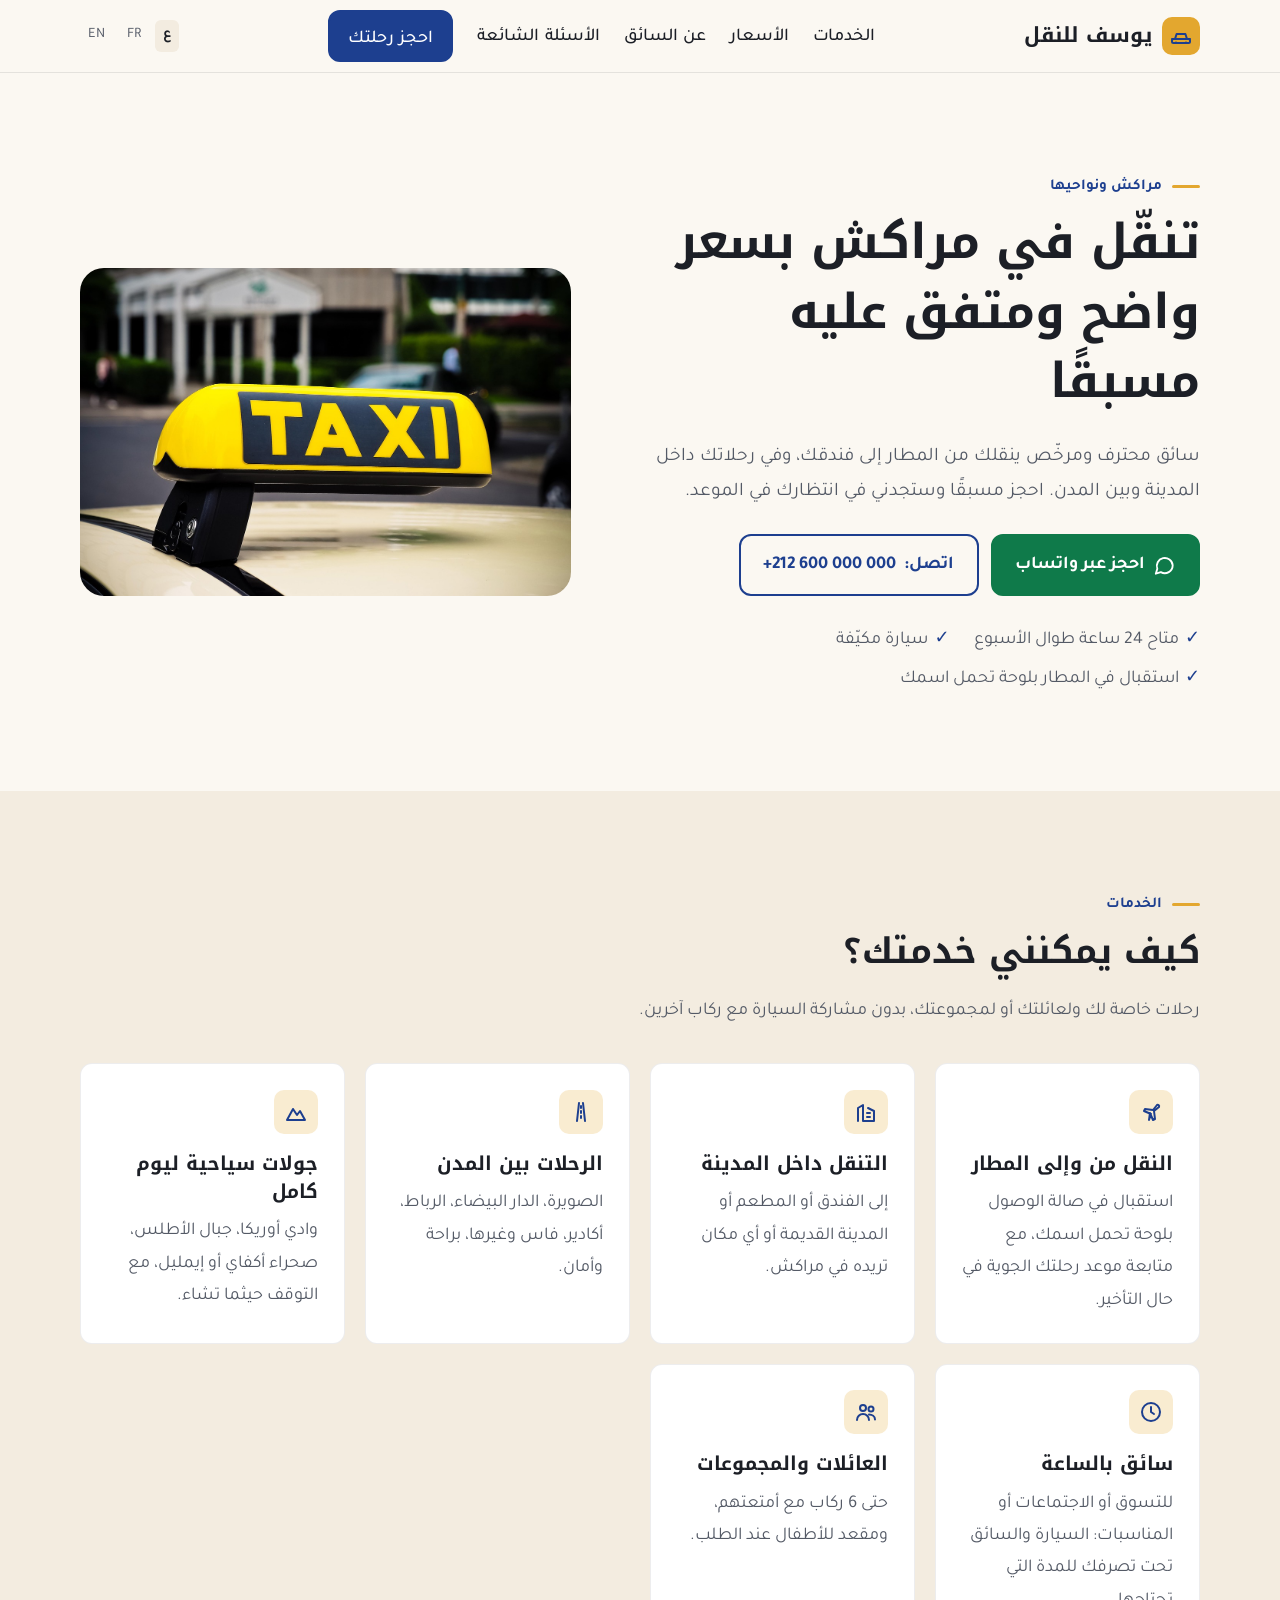
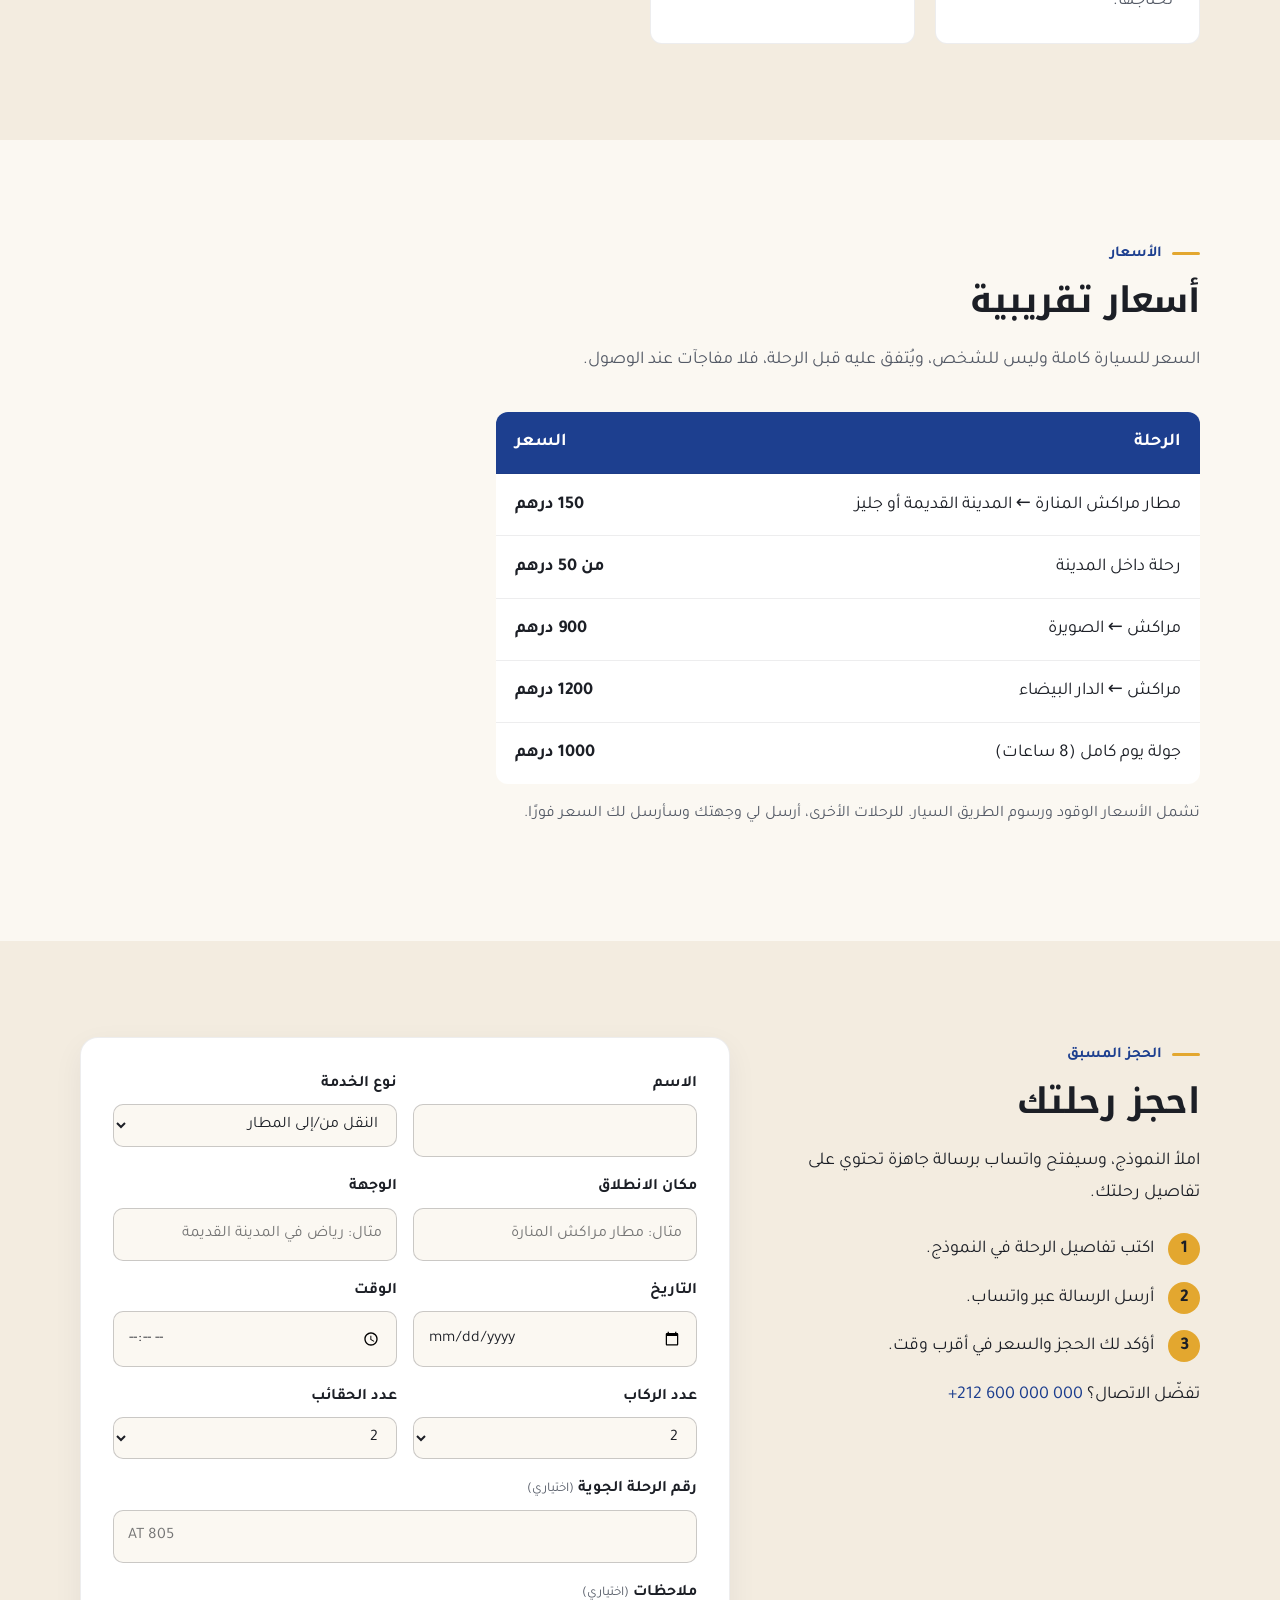
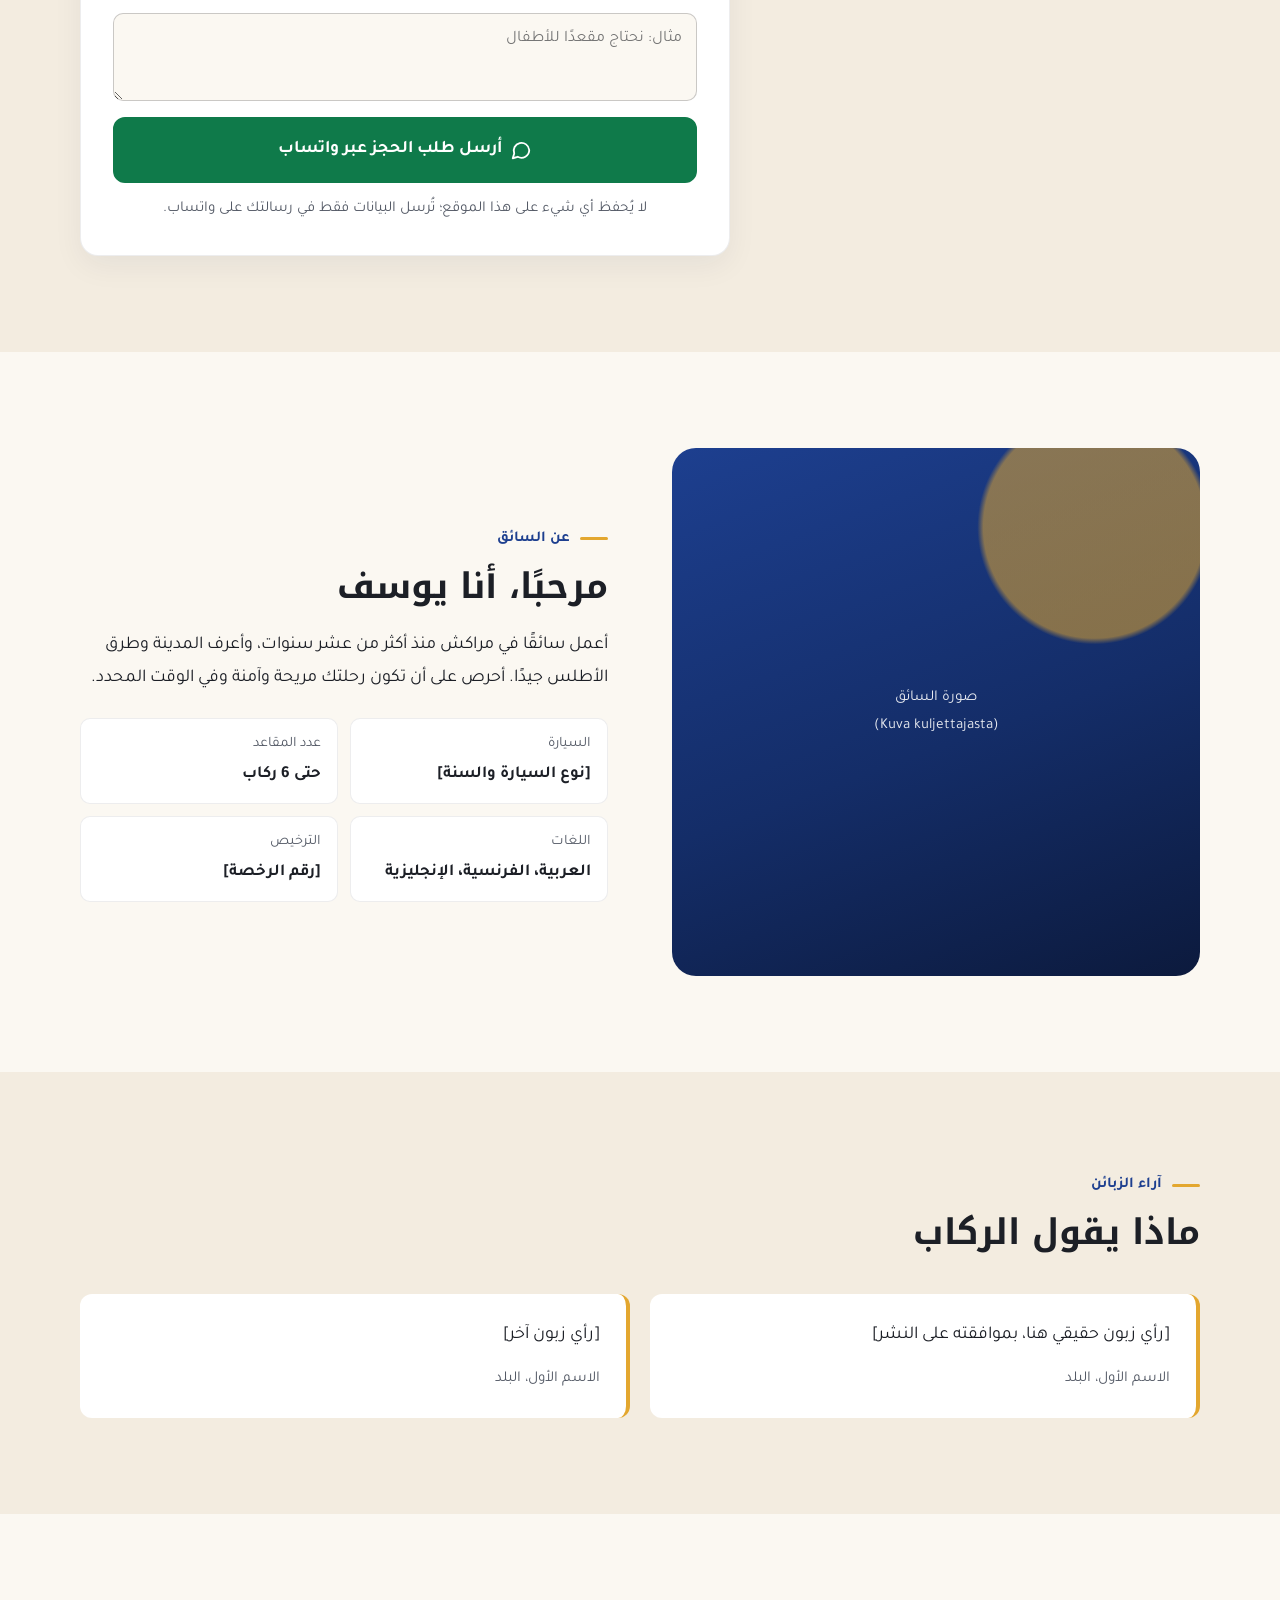
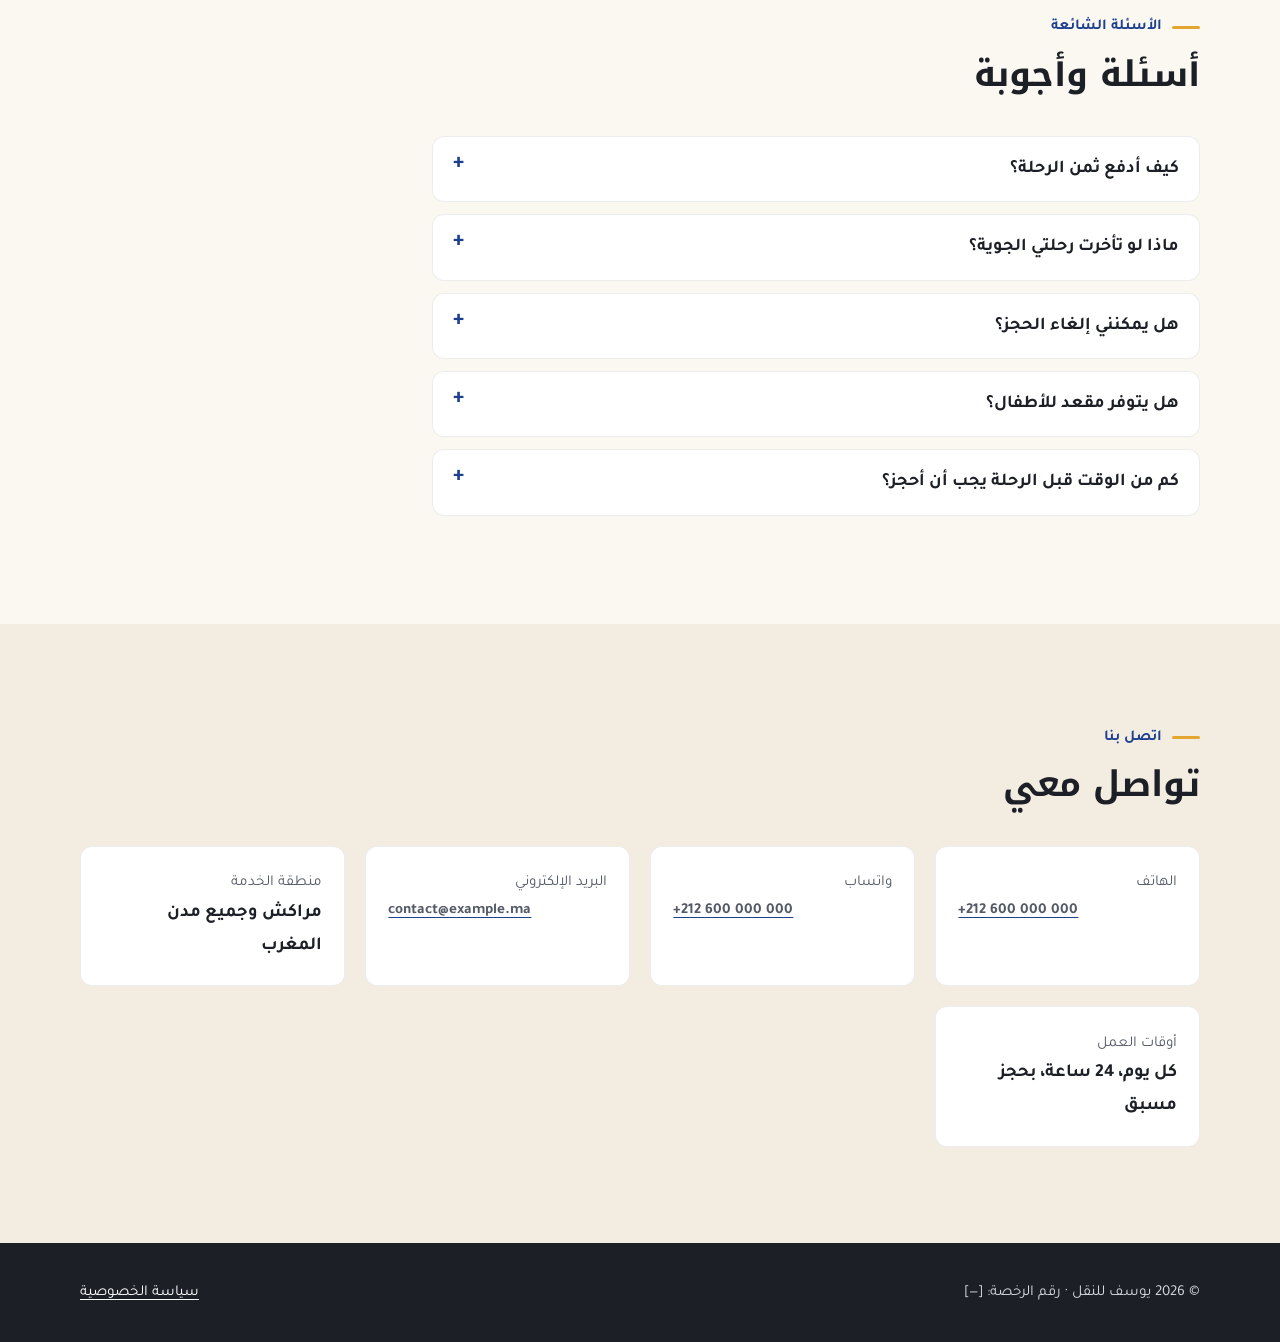
<file: index.html>
<!DOCTYPE html>
<html lang="ar" dir="rtl">
<head>
  <meta charset="utf-8">
  <meta name="viewport" content="width=device-width, initial-scale=1">

  <!-- MUOKKAA: otsikko (max ~60 merkkiä) ja kuvaus (max ~155 merkkiä) näkyvät Googlessa. Mainitse kaupunki. -->
  <title>يوسف للنقل | سائق خاص وتاكسي في مراكش – احجز مسبقًا</title>
  <meta name="description" content="سائق خاص في مراكش: نقل من وإلى المطار، رحلات بين المدن وجولات سياحية. سعر واضح متفق عليه مسبقًا. احجز رحلتك عبر واتساب.">

  <!-- Kieliversiot: poista rivit, joita ei ole tehty -->
  <link rel="alternate" hreflang="ar" href="https://www.example.ma/">
  <link rel="alternate" hreflang="fr" href="https://www.example.ma/fr/">
  <link rel="alternate" hreflang="en" href="https://www.example.ma/en/">

  <meta property="og:title" content="يوسف للنقل – سائق خاص في مراكش">
  <meta property="og:description" content="نقل من وإلى المطار، رحلات بين المدن وجولات سياحية. احجز عبر واتساب.">
  <meta property="og:type" content="website">
  <meta property="og:locale" content="ar_MA">

  <link rel="icon" href="data:image/svg+xml,<svg xmlns='http://www.w3.org/2000/svg' viewBox='0 0 100 100'><rect width='100' height='100' rx='22' fill='%23e3a72f'/><path d='M22 62h56M30 62l6-18h28l6 18M34 70a5 5 0 1 0 0.1 0M66 70a5 5 0 1 0 0.1 0' stroke='%231d3f8f' stroke-width='7' fill='none' stroke-linecap='round' stroke-linejoin='round'/></svg>">
  <link rel="preload" href="fontit/tajawal-arabic-400-normal.woff2" as="font" type="font/woff2" crossorigin>
  <link rel="stylesheet" href="styles.css">

  <!-- Yritystiedot hakukoneille. Pidä samoina kuin sivun tiedot. -->
  <script type="application/ld+json">
  {
    "@context": "https://schema.org",
    "@type": "TaxiService",
    "name": "يوسف للنقل",
    "description": "سائق خاص وتاكسي في مراكش: نقل المطار، رحلات بين المدن وجولات سياحية.",
    "areaServed": ["مراكش", "Marrakech", "Maroc"],
    "provider": {
      "@type": "LocalBusiness",
      "name": "يوسف للنقل",
      "telephone": "+212600000000",
      "email": "contact@example.ma",
      "url": "https://www.example.ma",
      "address": { "@type": "PostalAddress", "addressLocality": "مراكش", "addressCountry": "MA" },
      "openingHours": "Mo-Su 00:00-23:59"
    }
  }
  </script>
</head>
<body>
  <a class="ohita" href="#paasisalto">انتقل إلى المحتوى</a>

  <!-- =================== YLÄTUNNISTE =================== -->
  <header class="ylatunniste">
    <div class="sisalto">
      <a class="logo" href="#">
        <span class="logo__merkki" aria-hidden="true">
          <svg viewBox="0 0 24 24" fill="none" stroke="#1d3f8f" stroke-width="2" stroke-linecap="round" stroke-linejoin="round"><path d="M3 15h18M6 15l1.6-5h8.8l1.6 5M7 18.5h.01M17 18.5h.01"/><rect x="3" y="15" width="18" height="4" rx="1.5"/></svg>
        </span>
        يوسف للنقل
      </a>

      <nav class="valikko" aria-label="القائمة الرئيسية">
        <ul>
          <li><a href="#khadamat">الخدمات</a></li>
          <li><a href="#asaar">الأسعار</a></li>
          <li><a href="#assaiq">عن السائق</a></li>
          <li><a href="#asila">الأسئلة الشائعة</a></li>
          <li><a class="nappi" href="#hajz">احجز رحلتك</a></li>
        </ul>
      </nav>

      <!-- Kielivalinta: linkitä ranskan- ja englanninkielisiin versioihin (kansiot fr/ ja en/) -->
      <div class="kielet" aria-label="اللغة">
        <a href="#" aria-current="true" lang="ar">ع</a>
        <a href="fr/" lang="fr">FR</a>
        <a href="en/" lang="en">EN</a>
      </div>

      <details class="mobiilivalikko">
        <summary aria-label="فتح القائمة">القائمة</summary>
        <ul>
          <li><a href="#khadamat">الخدمات</a></li>
          <li><a href="#asaar">الأسعار</a></li>
          <li><a href="#hajz">احجز رحلتك</a></li>
          <li><a href="#assaiq">عن السائق</a></li>
          <li><a href="#asila">الأسئلة الشائعة</a></li>
          <li><a href="#ittisal">اتصل بنا</a></li>
        </ul>
      </details>
    </div>
  </header>

  <main id="paasisalto">

    <!-- =================== HERO =================== -->
    <section class="hero">
      <div class="sisalto">
        <div class="hero__teksti">
          <span class="ylaotsikko">مراكش ونواحيها</span>
          <h1>تنقّل في مراكش بسعر واضح ومتفق عليه مسبقًا</h1>
          <p>سائق محترف ومرخّص ينقلك من المطار إلى فندقك، وفي رحلاتك داخل المدينة وبين المدن. احجز مسبقًا وستجدني في انتظارك في الموعد.</p>
          <div class="hero__napit">
            <a class="nappi nappi--whatsapp" href="#hajz">
              <svg viewBox="0 0 24 24" fill="none" stroke="currentColor" stroke-width="2" stroke-linecap="round" stroke-linejoin="round" aria-hidden="true"><path d="M21 12a8.5 8.5 0 0 1-12.6 7.4L3 21l1.6-5.2A8.5 8.5 0 1 1 21 12z"/></svg>
              احجز عبر واتساب
            </a>
            <a class="nappi nappi--toissijainen" href="tel:+212600000000">
              اتصل: <span class="ltr">+212 600 000 000</span>
            </a>
          </div>
          <ul class="hero__tiedot">
            <li>متاح 24 ساعة طوال الأسبوع</li>
            <li>سيارة مكيّفة</li>
            <li>استقبال في المطار بلوحة تحمل اسمك</li>
          </ul>
        </div>
        <div class="hero__kuva">
          <!-- Vaihda: <img src="kuvat/auto.jpg" alt="سيارة يوسف للنقل أمام فندق في مراكش" width="800" height="880"> -->
          <img src="kuvat/taxi.jpg" alt="شارة تاكسي على سقف سيارة" width="1280" height="853">
      </div>
    </section>

    <!-- =================== PALVELUT =================== -->
    <section class="osio osio--vaalea" id="khadamat" aria-labelledby="khadamat-t">
      <div class="sisalto">
        <div class="osio__otsikko">
          <span class="ylaotsikko">الخدمات</span>
          <h2 id="khadamat-t">كيف يمكنني خدمتك؟</h2>
          <p>رحلات خاصة لك ولعائلتك أو لمجموعتك، بدون مشاركة السيارة مع ركاب آخرين.</p>
        </div>
        <div class="kortit">
          <article class="kortti">
            <div class="kortti__ikoni" aria-hidden="true"><svg viewBox="0 0 24 24" fill="none" stroke-width="2" stroke-linecap="round" stroke-linejoin="round"><path d="M10 20l2-6-7-3 1-2 8 1 4-5a1.5 1.5 0 0 1 2 2l-5 4 1 8-2 1-3-7z"/></svg></div>
            <h3>النقل من وإلى المطار</h3>
            <p>استقبال في صالة الوصول بلوحة تحمل اسمك، مع متابعة موعد رحلتك الجوية في حال التأخير.</p>
          </article>
          <article class="kortti">
            <div class="kortti__ikoni" aria-hidden="true"><svg viewBox="0 0 24 24" fill="none" stroke-width="2" stroke-linecap="round" stroke-linejoin="round"><path d="M4 21V8l5-3v16M9 21h11V11l-6-3M13 13h3M13 17h3"/></svg></div>
            <h3>التنقل داخل المدينة</h3>
            <p>إلى الفندق أو المطعم أو المدينة القديمة أو أي مكان تريده في مراكش.</p>
          </article>
          <article class="kortti">
            <div class="kortti__ikoni" aria-hidden="true"><svg viewBox="0 0 24 24" fill="none" stroke-width="2" stroke-linecap="round" stroke-linejoin="round"><path d="M8 21l2-18M16 21l-2-18M12 6v2M12 11v2M12 16v2"/></svg></div>
            <h3>الرحلات بين المدن</h3>
            <p>الصويرة، الدار البيضاء، الرباط، أكادير، فاس وغيرها، براحة وأمان.</p>
          </article>
          <article class="kortti">
            <div class="kortti__ikoni" aria-hidden="true"><svg viewBox="0 0 24 24" fill="none" stroke-width="2" stroke-linecap="round" stroke-linejoin="round"><path d="M3 20l6-11 4 6 3-4 5 9H3z"/></svg></div>
            <h3>جولات سياحية ليوم كامل</h3>
            <p>وادي أوريكا، جبال الأطلس، صحراء أكفاي أو إيمليل، مع التوقف حيثما تشاء.</p>
          </article>
          <article class="kortti">
            <div class="kortti__ikoni" aria-hidden="true"><svg viewBox="0 0 24 24" fill="none" stroke-width="2" stroke-linecap="round" stroke-linejoin="round"><circle cx="12" cy="12" r="9"/><path d="M12 7v5l3 2"/></svg></div>
            <h3>سائق بالساعة</h3>
            <p>للتسوق أو الاجتماعات أو المناسبات: السيارة والسائق تحت تصرفك للمدة التي تحتاجها.</p>
          </article>
          <article class="kortti">
            <div class="kortti__ikoni" aria-hidden="true"><svg viewBox="0 0 24 24" fill="none" stroke-width="2" stroke-linecap="round" stroke-linejoin="round"><circle cx="9" cy="8" r="3"/><circle cx="17" cy="9" r="2.5"/><path d="M3 20c0-3.3 2.7-6 6-6s6 2.7 6 6M15 14.5c3 0 6 1.8 6 5"/></svg></div>
            <h3>العائلات والمجموعات</h3>
            <p>حتى 6 ركاب مع أمتعتهم، ومقعد للأطفال عند الطلب.</p>
          </article>
        </div>
      </div>
    </section>

    <!-- =================== HINNASTO =================== -->
    <!-- MUOKKAA: hinnat ovat esimerkkejä. Kysy kuljettajalta todelliset hinnat. -->
    <section class="osio" id="asaar" aria-labelledby="asaar-t">
      <div class="sisalto">
        <div class="osio__otsikko">
          <span class="ylaotsikko">الأسعار</span>
          <h2 id="asaar-t">أسعار تقريبية</h2>
          <p>السعر للسيارة كاملة وليس للشخص، ويُتفق عليه قبل الرحلة، فلا مفاجآت عند الوصول.</p>
        </div>
        <table class="hinnasto">
          <thead>
            <tr><th scope="col">الرحلة</th><th scope="col">السعر</th></tr>
          </thead>
          <tbody>
            <tr><td>مطار مراكش المنارة ← المدينة القديمة أو جليز</td><td><span class="ltr">150</span> درهم</td></tr>
            <tr><td>رحلة داخل المدينة</td><td>من <span class="ltr">50</span> درهم</td></tr>
            <tr><td>مراكش ← الصويرة</td><td><span class="ltr">900</span> درهم</td></tr>
            <tr><td>مراكش ← الدار البيضاء</td><td><span class="ltr">1200</span> درهم</td></tr>
            <tr><td>جولة يوم كامل (8 ساعات)</td><td><span class="ltr">1000</span> درهم</td></tr>
          </tbody>
        </table>
        <p class="huomautus">تشمل الأسعار الوقود ورسوم الطريق السيار. للرحلات الأخرى، أرسل لي وجهتك وسأرسل لك السعر فورًا.</p>
      </div>
    </section>

    <!-- =================== VARAUS =================== -->
    <section class="osio osio--vaalea" id="hajz" aria-labelledby="hajz-t">
      <div class="sisalto varaus">
        <div>
          <span class="ylaotsikko">الحجز المسبق</span>
          <h2 id="hajz-t">احجز رحلتك</h2>
          <p>املأ النموذج، وسيفتح واتساب برسالة جاهزة تحتوي على تفاصيل رحلتك.</p>
          <ol class="varaus__vaiheet">
            <li>اكتب تفاصيل الرحلة في النموذج.</li>
            <li>أرسل الرسالة عبر واتساب.</li>
            <li>أؤكد لك الحجز والسعر في أقرب وقت.</li>
          </ol>
          <p>تفضّل الاتصال؟ <a href="tel:+212600000000"><span class="ltr">+212 600 000 000</span></a></p>
        </div>

        <!-- Lomake ei lähetä tietoja palvelimelle: se kokoaa WhatsApp-viestin ja avaa sen.
             Vaihda WhatsApp-numero alla olevaan data-whatsapp-attribuuttiin (maatunnus ilman + -merkkiä). -->
        <form class="lomake" id="varauslomake" data-whatsapp="212600000000" novalidate>
          <div class="lomake__rivi">
            <div class="kentta">
              <label for="nimi">الاسم</label>
              <input id="nimi" name="nimi" type="text" autocomplete="name" required>
            </div>
            <div class="kentta">
              <label for="palvelu">نوع الخدمة</label>
              <select id="palvelu" name="palvelu" required>
                <option value="النقل من/إلى المطار">النقل من/إلى المطار</option>
                <option value="رحلة داخل المدينة">رحلة داخل المدينة</option>
                <option value="رحلة بين المدن">رحلة بين المدن</option>
                <option value="جولة سياحية">جولة سياحية</option>
                <option value="سائق بالساعة">سائق بالساعة</option>
              </select>
            </div>
          </div>

          <div class="lomake__rivi">
            <div class="kentta">
              <label for="mista">مكان الانطلاق</label>
              <input id="mista" name="mista" type="text" placeholder="مثال: مطار مراكش المنارة" required>
            </div>
            <div class="kentta">
              <label for="minne">الوجهة</label>
              <input id="minne" name="minne" type="text" placeholder="مثال: رياض في المدينة القديمة" required>
            </div>
          </div>

          <div class="lomake__rivi">
            <div class="kentta">
              <label for="pvm">التاريخ</label>
              <input id="pvm" name="pvm" type="date" required>
            </div>
            <div class="kentta">
              <label for="aika">الوقت</label>
              <input id="aika" name="aika" type="time" required>
            </div>
          </div>

          <div class="lomake__rivi">
            <div class="kentta">
              <label for="matkustajat">عدد الركاب</label>
              <select id="matkustajat" name="matkustajat">
                <option>1</option><option selected>2</option><option>3</option><option>4</option><option>5</option><option>6</option>
              </select>
            </div>
            <div class="kentta">
              <label for="laukut">عدد الحقائب</label>
              <select id="laukut" name="laukut">
                <option>0</option><option>1</option><option selected>2</option><option>3</option><option>4</option><option>5</option><option>6+</option>
              </select>
            </div>
          </div>

          <div class="kentta">
            <label for="lento">رقم الرحلة الجوية <small>(اختياري)</small></label>
            <input id="lento" name="lento" type="text" dir="ltr" placeholder="AT 805">
          </div>

          <div class="kentta">
            <label for="lisatiedot">ملاحظات <small>(اختياري)</small></label>
            <textarea id="lisatiedot" name="lisatiedot" placeholder="مثال: نحتاج مقعدًا للأطفال"></textarea>
          </div>

          <p class="virhe" id="lomakevirhe" role="alert"></p>

          <button class="nappi nappi--whatsapp" type="submit">
            <svg viewBox="0 0 24 24" fill="none" stroke="currentColor" stroke-width="2" stroke-linecap="round" stroke-linejoin="round" aria-hidden="true"><path d="M21 12a8.5 8.5 0 0 1-12.6 7.4L3 21l1.6-5.2A8.5 8.5 0 1 1 21 12z"/></svg>
            أرسل طلب الحجز عبر واتساب
          </button>
          <p class="lomake__huom">لا يُحفظ أي شيء على هذا الموقع؛ تُرسل البيانات فقط في رسالتك على واتساب.</p>

          <div class="lomake__valmis" id="lomakevalmis" aria-live="polite">
            <p><strong>رسالتك جاهزة!</strong> إذا لم يُفتح واتساب تلقائيًا، اضغط هنا:</p>
            <a class="nappi nappi--whatsapp" id="whatsapplinkki" href="#" target="_blank" rel="noopener">افتح واتساب</a>
          </div>
        </form>
      </div>
    </section>

    <!-- =================== KULJETTAJA JA AUTO =================== -->
    <section class="osio" id="assaiq" aria-labelledby="assaiq-t">
      <div class="sisalto kaksi">
        <div>
          <!-- Vaihda: <img src="kuvat/kuljettaja.jpg" alt="السائق يوسف بجانب سيارته" width="700" height="700"> -->
          <div class="kuvapaikka" role="img" aria-label="مكان الصورة">صورة السائق<br>(Kuva kuljettajasta)</div>
        </div>
        <div>
          <span class="ylaotsikko">عن السائق</span>
          <h2 id="assaiq-t">مرحبًا، أنا يوسف</h2>
          <!-- MUOKKAA: kuljettajan oma tarina. Älä keksi vuosia tai lukuja. -->
          <p>أعمل سائقًا في مراكش منذ أكثر من عشر سنوات، وأعرف المدينة وطرق الأطلس جيدًا. أحرص على أن تكون رحلتك مريحة وآمنة وفي الوقت المحدد.</p>
          <ul class="faktat">
            <li><span>السيارة</span><strong>[نوع السيارة والسنة]</strong></li>
            <li><span>عدد المقاعد</span><strong>حتى 6 ركاب</strong></li>
            <li><span>اللغات</span><strong>العربية، الفرنسية، الإنجليزية</strong></li>
            <li><span>الترخيص</span><strong>[رقم الرخصة]</strong></li>
          </ul>
        </div>
      </div>
    </section>

    <!-- =================== PALAUTTEET (vain todellisia, luvan kanssa) =================== -->
    <section class="osio osio--vaalea" aria-labelledby="araa-t">
      <div class="sisalto">
        <div class="osio__otsikko">
          <span class="ylaotsikko">آراء الزبائن</span>
          <h2 id="araa-t">ماذا يقول الركاب</h2>
        </div>
        <div class="palautteet">
          <figure class="palaute">
            <blockquote>[رأي زبون حقيقي هنا، بموافقته على النشر]</blockquote>
            <figcaption>الاسم الأول، البلد</figcaption>
          </figure>
          <figure class="palaute">
            <blockquote>[رأي زبون آخر]</blockquote>
            <figcaption>الاسم الأول، البلد</figcaption>
          </figure>
        </div>
      </div>
    </section>

    <!-- =================== UKK =================== -->
    <section class="osio" id="asila" aria-labelledby="asila-t">
      <div class="sisalto">
        <div class="osio__otsikko">
          <span class="ylaotsikko">الأسئلة الشائعة</span>
          <h2 id="asila-t">أسئلة وأجوبة</h2>
        </div>
        <!-- MUOKKAA: tarkista maksutavat ja peruutusehdot kuljettajalta -->
        <div class="ukk">
          <details>
            <summary>كيف أدفع ثمن الرحلة؟</summary>
            <p>الدفع نقدًا بالدرهم المغربي عند نهاية الرحلة. [عدّل حسب الحالة: يورو، بطاقة بنكية…]</p>
          </details>
          <details>
            <summary>ماذا لو تأخرت رحلتي الجوية؟</summary>
            <p>أتابع موعد وصول رحلتك، وأنتظرك عند الوصول دون أي رسوم إضافية بسبب التأخير.</p>
          </details>
          <details>
            <summary>هل يمكنني إلغاء الحجز؟</summary>
            <p>نعم، يمكن الإلغاء مجانًا حتى 24 ساعة قبل موعد الرحلة. أرسل لي رسالة على واتساب.</p>
          </details>
          <details>
            <summary>هل يتوفر مقعد للأطفال؟</summary>
            <p>نعم، عند الطلب. اذكر ذلك في ملاحظات الحجز.</p>
          </details>
          <details>
            <summary>كم من الوقت قبل الرحلة يجب أن أحجز؟</summary>
            <p>يُفضّل الحجز قبل 24 ساعة على الأقل، لكن يمكنك الاتصال في أي وقت لمعرفة إن كنت متاحًا.</p>
          </details>
        </div>
      </div>
    </section>

    <!-- =================== YHTEYSTIEDOT =================== -->
    <section class="osio osio--vaalea" id="ittisal" aria-labelledby="ittisal-t">
      <div class="sisalto">
        <div class="osio__otsikko">
          <span class="ylaotsikko">اتصل بنا</span>
          <h2 id="ittisal-t">تواصل معي</h2>
        </div>
        <div class="yhteys">
          <div class="yhteys__kortti"><span>الهاتف</span><a href="tel:+212600000000"><span class="ltr">+212 600 000 000</span></a></div>
          <div class="yhteys__kortti"><span>واتساب</span><a href="https://wa.me/212600000000" target="_blank" rel="noopener"><span class="ltr">+212 600 000 000</span></a></div>
          <div class="yhteys__kortti"><span>البريد الإلكتروني</span><a href="mailto:contact@example.ma"><span class="ltr">contact@example.ma</span></a></div>
          <div class="yhteys__kortti"><span>منطقة الخدمة</span><strong>مراكش وجميع مدن المغرب</strong></div>
          <div class="yhteys__kortti"><span>أوقات العمل</span><strong>كل يوم، 24 ساعة، بحجز مسبق</strong></div>
        </div>
      </div>
    </section>

  </main>

  <!-- =================== ALATUNNISTE =================== -->
  <footer class="alatunniste">
    <div class="sisalto">
      <p>© <span id="vuosi" class="ltr">2026</span> يوسف للنقل · رقم الرخصة: [—]</p>
      <p><a href="khususiya.html">سياسة الخصوصية</a></p>
    </div>
  </footer>

  <!-- Mobiilissa alareunassa aina näkyvä soitto + WhatsApp -->
  <div class="pikapalkki" aria-label="تواصل سريع">
    <a class="nappi nappi--toissijainen" href="tel:+212600000000">اتصال</a>
    <a class="nappi nappi--whatsapp" href="https://wa.me/212600000000" target="_blank" rel="noopener">واتساب</a>
  </div>

  <script>
  (function () {
    document.getElementById("vuosi").textContent = new Date().getFullYear();

    var lomake = document.getElementById("varauslomake");
    var virhe = document.getElementById("lomakevirhe");
    var valmis = document.getElementById("lomakevalmis");
    var linkki = document.getElementById("whatsapplinkki");
    var pvm = document.getElementById("pvm");

    // Päivämäärä ei voi olla menneisyydessä
    var t = new Date();
    pvm.min = t.getFullYear() + "-" + String(t.getMonth() + 1).padStart(2, "0") + "-" + String(t.getDate()).padStart(2, "0");

    function arvo(id) { return document.getElementById(id).value.trim(); }

    lomake.addEventListener("submit", function (e) {
      e.preventDefault();
      virhe.textContent = "";
      var puuttuu = [];
      lomake.querySelectorAll("[required]").forEach(function (k) {
        var ok = k.value.trim() !== "" && k.checkValidity();
        k.setAttribute("aria-invalid", ok ? "false" : "true");
        if (!ok) puuttuu.push(k);
      });
      if (puuttuu.length) {
        virhe.textContent = "يرجى ملء جميع الحقول المطلوبة.";
        puuttuu[0].focus();
        return;
      }

      var rivit = [
        "مرحبًا، أريد حجز رحلة:",
        "الاسم: " + arvo("nimi"),
        "الخدمة: " + arvo("palvelu"),
        "من: " + arvo("mista"),
        "إلى: " + arvo("minne"),
        "التاريخ: " + arvo("pvm"),
        "الوقت: " + arvo("aika"),
        "عدد الركاب: " + arvo("matkustajat"),
        "عدد الحقائب: " + arvo("laukut")
      ];
      if (arvo("lento")) rivit.push("رقم الرحلة الجوية: " + arvo("lento"));
      if (arvo("lisatiedot")) rivit.push("ملاحظات: " + arvo("lisatiedot"));

      var url = "https://wa.me/" + lomake.dataset.whatsapp + "?text=" + encodeURIComponent(rivit.join("\n"));
      linkki.href = url;
      valmis.classList.add("nakyy");
      try { window.open(url, "_blank", "noopener"); } catch (err) { /* linkki näkyy varalla */ }
    });
  })();
  </script>
</body>
</html>
</file>
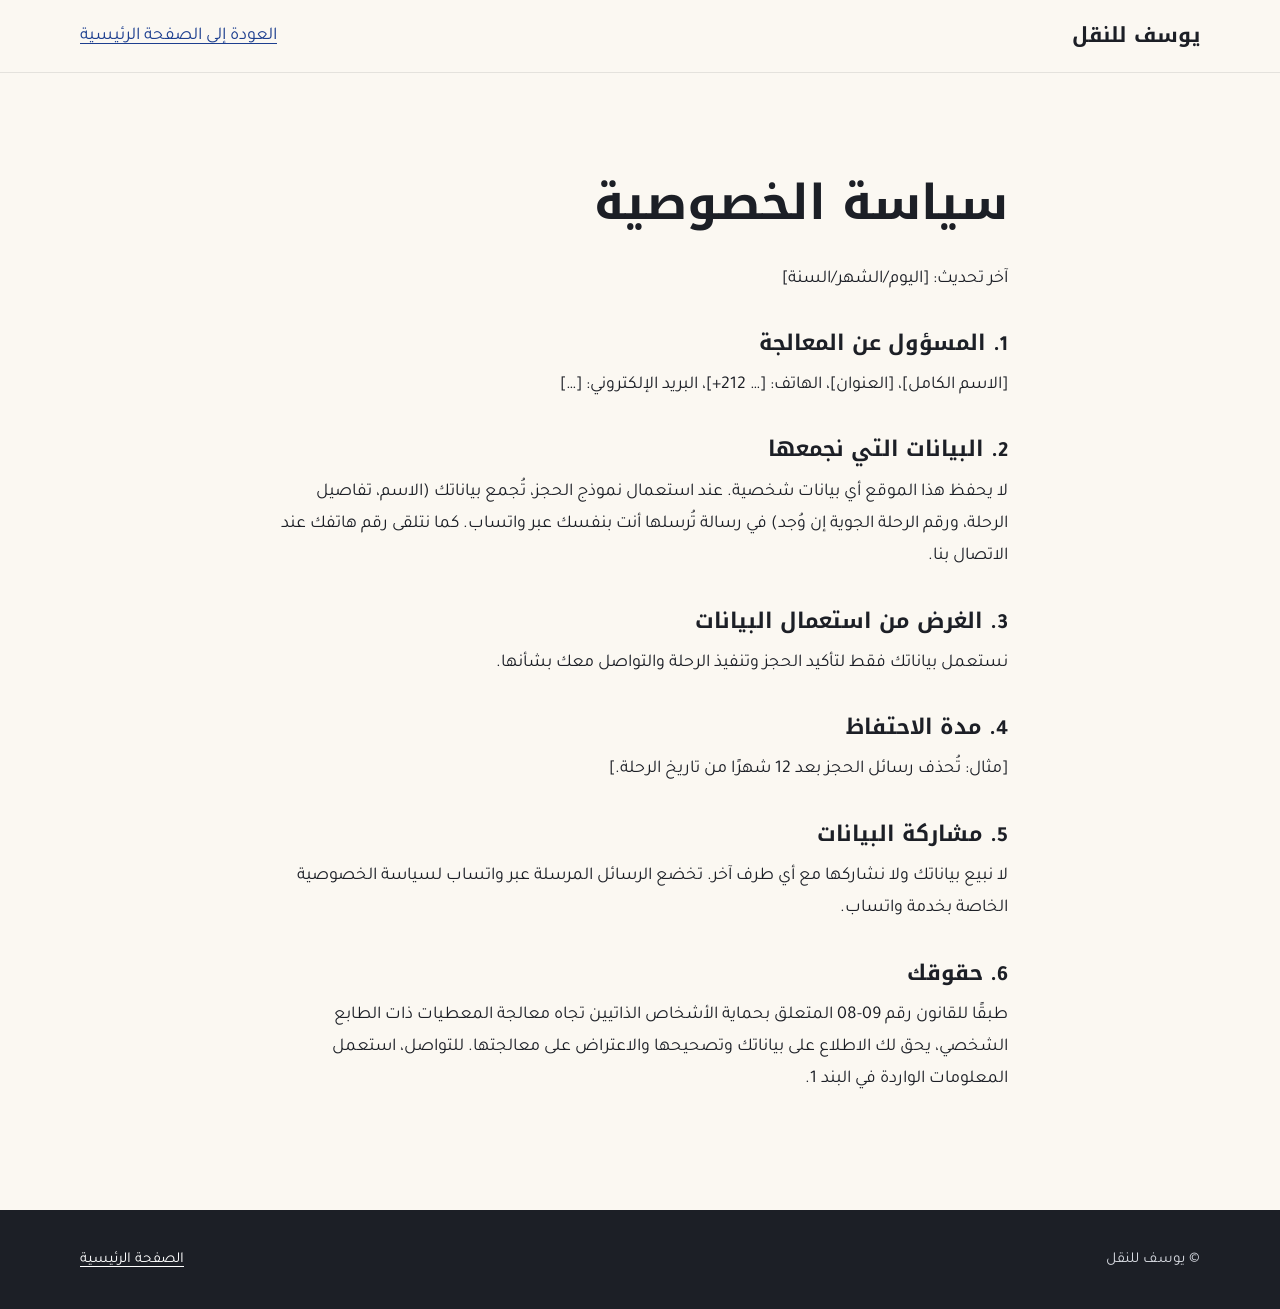
<file: khususiya.html>
<!DOCTYPE html>
<html lang="ar" dir="rtl">
<head>
  <meta charset="utf-8">
  <meta name="viewport" content="width=device-width, initial-scale=1">
  <title>سياسة الخصوصية – يوسف للنقل</title>
  <meta name="robots" content="noindex">
  <link rel="stylesheet" href="styles.css">
</head>
<body>
  <a class="ohita" href="#paasisalto">انتقل إلى المحتوى</a>
  <header class="ylatunniste">
    <div class="sisalto">
      <a class="logo" href="index.html">يوسف للنقل</a>
      <a href="index.html">العودة إلى الصفحة الرئيسية</a>
    </div>
  </header>

  <!--
    POHJA, EI LAKITEKSTIÄ. Marokossa henkilötietoja säätelee laki 09-08 ja valvoo CNDP (www.cndp.ma).
    Täytä [hakasulkeissa] olevat kohdat ja tarkistuta teksti paikallisesti.
  -->
  <main id="paasisalto" class="sisalto tekstisivu">
    <h1>سياسة الخصوصية</h1>
    <p>آخر تحديث: [اليوم/الشهر/السنة]</p>

    <h2>1. المسؤول عن المعالجة</h2>
    <p>[الاسم الكامل]، [العنوان]، الهاتف: <span class="ltr">[+212 …]</span>، البريد الإلكتروني: <span class="ltr">[…]</span></p>

    <h2>2. البيانات التي نجمعها</h2>
    <p>لا يحفظ هذا الموقع أي بيانات شخصية. عند استعمال نموذج الحجز، تُجمع بياناتك (الاسم، تفاصيل الرحلة، ورقم الرحلة الجوية إن وُجد) في رسالة تُرسلها أنت بنفسك عبر واتساب. كما نتلقى رقم هاتفك عند الاتصال بنا.</p>

    <h2>3. الغرض من استعمال البيانات</h2>
    <p>نستعمل بياناتك فقط لتأكيد الحجز وتنفيذ الرحلة والتواصل معك بشأنها.</p>

    <h2>4. مدة الاحتفاظ</h2>
    <p>[مثال: تُحذف رسائل الحجز بعد 12 شهرًا من تاريخ الرحلة.]</p>

    <h2>5. مشاركة البيانات</h2>
    <p>لا نبيع بياناتك ولا نشاركها مع أي طرف آخر. تخضع الرسائل المرسلة عبر واتساب لسياسة الخصوصية الخاصة بخدمة واتساب.</p>

    <h2>6. حقوقك</h2>
    <p>طبقًا للقانون رقم 09-08 المتعلق بحماية الأشخاص الذاتيين تجاه معالجة المعطيات ذات الطابع الشخصي، يحق لك الاطلاع على بياناتك وتصحيحها والاعتراض على معالجتها. للتواصل، استعمل المعلومات الواردة في البند 1.</p>
  </main>

  <footer class="alatunniste">
    <div class="sisalto">
      <p>© يوسف للنقل</p>
      <p><a href="index.html">الصفحة الرئيسية</a></p>
    </div>
  </footer>
</body>
</html>
</file>
<file: styles.css>
/* =========================================================
   TAKSIPOHJA – tyylit (arabia, oikealta vasemmalle)
   ---------------------------------------------------------
   Tyylit käyttävät suuntaneutraaleja ominaisuuksia
   (inline-start/end), joten sama tiedosto toimii myös
   ranskan- tai englanninkielisellä sivulla (dir="ltr").
   Muokkaa asiakkaan mukaan vain kohtaa ASIAKASKOHTAISET.
   ========================================================= */

/* Fontit sivuston omina tiedostoina (OFL-lisenssi) – ei Google-palvelimia */
@font-face { font-family: "Tajawal"; font-weight: 400; font-display: swap;
  src: url("fontit/tajawal-arabic-400-normal.woff2") format("woff2");
  unicode-range: U+0600-06FF, U+0750-077F, U+0870-088E, U+0890-0891, U+0897-08E1, U+08E3-08FF, U+200C-200E, U+2010-2011, U+204F, U+2E41, U+FB50-FDFF, U+FE70-FE74, U+FE76-FEFC; }
@font-face { font-family: "Tajawal"; font-weight: 500; font-display: swap;
  src: url("fontit/tajawal-arabic-500-normal.woff2") format("woff2");
  unicode-range: U+0600-06FF, U+0750-077F, U+0870-088E, U+0890-0891, U+0897-08E1, U+08E3-08FF, U+200C-200E, U+2010-2011, U+204F, U+2E41, U+FB50-FDFF, U+FE70-FE74, U+FE76-FEFC; }
@font-face { font-family: "Tajawal"; font-weight: 700; font-display: swap;
  src: url("fontit/tajawal-arabic-700-normal.woff2") format("woff2");
  unicode-range: U+0600-06FF, U+0750-077F, U+0870-088E, U+0890-0891, U+0897-08E1, U+08E3-08FF, U+200C-200E, U+2010-2011, U+204F, U+2E41, U+FB50-FDFF, U+FE70-FE74, U+FE76-FEFC; }
@font-face { font-family: "Tajawal"; font-weight: 400; font-display: swap;
  src: url("fontit/tajawal-latin-400-normal.woff2") format("woff2");
  unicode-range: U+0000-00FF, U+0131, U+0152-0153, U+02BB-02BC, U+02C6, U+02DA, U+02DC, U+0304, U+0308, U+0329, U+2000-206F, U+20AC, U+2122, U+2191, U+2193, U+2212, U+2215, U+FEFF, U+FFFD; }
@font-face { font-family: "Tajawal"; font-weight: 700; font-display: swap;
  src: url("fontit/tajawal-latin-700-normal.woff2") format("woff2");
  unicode-range: U+0000-00FF, U+0131, U+0152-0153, U+02BB-02BC, U+02C6, U+02DA, U+02DC, U+0304, U+0308, U+0329, U+2000-206F, U+20AC, U+2122, U+2191, U+2193, U+2212, U+2215, U+FEFF, U+FFFD; }
@font-face { font-family: "Noto Kufi Arabic"; font-weight: 700; font-display: swap;
  src: url("fontit/noto-kufi-arabic-arabic-700-normal.woff2") format("woff2"); }

:root {
  /* ---------- ASIAKASKOHTAISET ---------- */
  --vari-paa: #1d3f8f;          /* pääväri (majorelle-sininen) */
  --vari-paa-tumma: #142d68;
  --vari-korostus: #e3a72f;     /* sahrami / taksin keltainen */
  --vari-whatsapp: #0f7a4a;     /* WhatsApp-napin vihreä (kontrasti valkoisen kanssa OK) */
  --vari-tausta: #fbf8f2;
  --vari-tausta-2: #f3ece0;
  --vari-teksti: #1c1f26;
  --vari-teksti-2: #545a66;
  --fontti-otsikot: "Noto Kufi Arabic", "Tajawal", "Segoe UI", Tahoma, sans-serif;
  --fontti-teksti: "Tajawal", "Segoe UI", Tahoma, system-ui, sans-serif;
  --pyoristys: 12px;
  /* -------------------------------------- */

  --leveys: 1120px;
  --vali: clamp(3.5rem, 8vw, 6rem);
}

*, *::before, *::after { box-sizing: border-box; }
html { scroll-behavior: smooth; scroll-padding-top: 5rem; }

body {
  margin: 0;
  font-family: var(--fontti-teksti);
  font-size: 1.125rem;          /* arabia luetaan hieman suurempana */
  line-height: 1.8;
  color: var(--vari-teksti);
  background: var(--vari-tausta);
}
img { max-width: 100%; height: auto; display: block; }

h1, h2, h3 { font-family: var(--fontti-otsikot); line-height: 1.45; margin: 0 0 0.5em; font-weight: 700; }
h1 { font-size: clamp(1.9rem, 4.6vw, 3rem); }
h2 { font-size: clamp(1.6rem, 3.4vw, 2.2rem); }
h3 { font-size: 1.2rem; }
p { margin: 0 0 1em; }

a { color: var(--vari-paa); text-underline-offset: 4px; }
a:hover { color: var(--vari-paa-tumma); }
:focus-visible { outline: 3px solid var(--vari-korostus); outline-offset: 3px; border-radius: 4px; }

/* Numerot ja osoitteet aina vasemmalta oikealle */
.ltr { direction: ltr; unicode-bidi: isolate; display: inline-block; }

.sisalto { width: min(100% - 2.5rem, var(--leveys)); margin-inline: auto; }
.osio { padding-block: var(--vali); }
.osio--vaalea { background: var(--vari-tausta-2); }
.osio__otsikko { max-width: 42rem; margin-bottom: 2.25rem; }
.osio__otsikko p { color: var(--vari-teksti-2); }

.ylaotsikko {
  display: inline-flex; align-items: center; gap: 0.6rem;
  font-size: 0.95rem; font-weight: 700; color: var(--vari-paa); margin-bottom: 0.5rem;
}
.ylaotsikko::before { content: ""; width: 1.75rem; height: 3px; background: var(--vari-korostus); border-radius: 2px; }

.ohita { position: absolute; inset-inline-start: -9999px; top: 0.5rem; background: var(--vari-paa); color: #fff; padding: 0.6rem 1rem; z-index: 100; }
.ohita:focus { inset-inline-start: 0.5rem; color: #fff; }

/* ---------- Napit ---------- */
.nappi {
  display: inline-flex; align-items: center; justify-content: center; gap: 0.5rem;
  padding: 0.8rem 1.4rem; border-radius: var(--pyoristys);
  font: inherit; font-weight: 700; text-decoration: none; cursor: pointer;
  border: 2px solid var(--vari-paa); background: var(--vari-paa); color: #fff;
  transition: background 0.15s, color 0.15s, border-color 0.15s;
}
.nappi:hover { background: var(--vari-paa-tumma); border-color: var(--vari-paa-tumma); color: #fff; }
.nappi--toissijainen { background: transparent; color: var(--vari-paa); }
.nappi--toissijainen:hover { background: var(--vari-paa); color: #fff; }
.nappi--whatsapp { background: var(--vari-whatsapp); border-color: var(--vari-whatsapp); }
.nappi--whatsapp:hover { background: #0b5e39; border-color: #0b5e39; }
.nappi svg { width: 1.25em; height: 1.25em; flex: none; }

/* ---------- Ylätunniste ---------- */
.ylatunniste {
  position: sticky; top: 0; z-index: 50;
  background: color-mix(in srgb, var(--vari-tausta) 92%, transparent);
  backdrop-filter: blur(8px);
  border-bottom: 1px solid color-mix(in srgb, var(--vari-teksti) 10%, transparent);
}
.ylatunniste .sisalto { display: flex; align-items: center; justify-content: space-between; gap: 1rem; min-height: 4.5rem; }
.logo { display: inline-flex; align-items: center; gap: 0.6rem; font-family: var(--fontti-otsikot); font-size: 1.3rem; font-weight: 700; color: var(--vari-teksti); text-decoration: none; }
.logo__merkki { width: 2.4rem; height: 2.4rem; border-radius: 10px; background: var(--vari-korostus); display: grid; place-items: center; }
.logo__merkki svg { width: 1.5rem; height: 1.5rem; }

.valikko ul { list-style: none; margin: 0; padding: 0; display: flex; gap: 1.5rem; align-items: center; }
.valikko a { text-decoration: none; color: var(--vari-teksti); font-weight: 500; }
.valikko a:hover { color: var(--vari-paa); }
.valikko .nappi { color: #fff; padding: 0.5rem 1.1rem; }

.kielet { display: flex; gap: 0.35rem; font-size: 0.9rem; }
.kielet a { text-decoration: none; padding: 0.2rem 0.5rem; border-radius: 6px; color: var(--vari-teksti-2); }
.kielet a[aria-current="true"] { background: var(--vari-tausta-2); color: var(--vari-teksti); font-weight: 700; }

.mobiilivalikko { display: none; position: relative; }
.mobiilivalikko summary { list-style: none; cursor: pointer; padding: 0.4rem 0.9rem; border: 2px solid var(--vari-paa); border-radius: var(--pyoristys); font-weight: 700; color: var(--vari-paa); }
.mobiilivalikko summary::-webkit-details-marker { display: none; }
.mobiilivalikko ul { position: absolute; inset-inline-end: 0; top: calc(100% + 0.5rem); min-width: 14rem; list-style: none; margin: 0; padding: 0.75rem; background: #fff; border-radius: var(--pyoristys); box-shadow: 0 12px 30px rgba(0,0,0,0.12); }
.mobiilivalikko li a { display: block; padding: 0.55rem 0.75rem; text-decoration: none; color: var(--vari-teksti); border-radius: 6px; }
.mobiilivalikko li a:hover { background: var(--vari-tausta-2); }

@media (max-width: 860px) {
  .valikko { display: none; }
  .mobiilivalikko { display: block; }
}

/* ---------- Hero ---------- */
.hero { padding-block: clamp(3rem, 8vw, 6rem); }
.hero .sisalto { display: grid; grid-template-columns: 1.15fr 1fr; gap: clamp(2rem, 5vw, 4rem); align-items: center; }
.hero__teksti > p { font-size: 1.2rem; color: var(--vari-teksti-2); max-width: 34rem; }
.hero__napit { display: flex; flex-wrap: wrap; gap: 0.75rem; margin-top: 1.5rem; }
.hero__tiedot { display: flex; flex-wrap: wrap; gap: 0.4rem 1.5rem; margin: 1.75rem 0 0; padding: 0; list-style: none; color: var(--vari-teksti-2); }
.hero__tiedot li::before { content: "✓"; color: var(--vari-paa); font-weight: 700; margin-inline-end: 0.4rem; }
.hero__kuva .kuvapaikka, .hero__kuva img { aspect-ratio: 4 / 4.4; border-radius: calc(var(--pyoristys) * 2); object-fit: cover; width: 100%; }
@media (max-width: 860px) {
  .hero .sisalto { grid-template-columns: 1fr; }
  .hero__kuva { order: -1; }
  .hero__kuva .kuvapaikka, .hero__kuva img { aspect-ratio: 16 / 10; }
}

/* Kuvan paikkamerkki – poista, kun oikea kuva on paikallaan */
.kuvapaikka {
  display: grid; place-items: center; text-align: center; padding: 1rem; width: 100%;
  border-radius: var(--pyoristys); color: rgba(255,255,255,0.9); font-size: 0.95rem;
  background:
    radial-gradient(circle at 80% 15%, color-mix(in srgb, var(--vari-korostus) 55%, transparent) 0 18%, transparent 19%),
    linear-gradient(160deg, var(--vari-paa) 0%, var(--vari-paa-tumma) 55%, #0c1a3d 100%);
}

/* ---------- Palvelukortit ---------- */
.kortit { display: grid; grid-template-columns: repeat(auto-fit, minmax(16.5rem, 1fr)); gap: 1.25rem; }
.kortti { background: #fff; border-radius: var(--pyoristys); padding: 1.6rem; border: 1px solid color-mix(in srgb, var(--vari-teksti) 8%, transparent); }
.kortti__ikoni { width: 2.75rem; height: 2.75rem; border-radius: 10px; display: grid; place-items: center; background: color-mix(in srgb, var(--vari-korostus) 22%, #fff); margin-bottom: 1rem; }
.kortti__ikoni svg { width: 1.5rem; height: 1.5rem; stroke: var(--vari-paa); }
.kortti p { color: var(--vari-teksti-2); margin: 0; }

/* ---------- Hinnasto ---------- */
.hinnasto { width: 100%; max-width: 44rem; border-collapse: collapse; background: #fff; border-radius: var(--pyoristys); overflow: hidden; }
.hinnasto th, .hinnasto td { padding: 0.9rem 1.2rem; text-align: start; border-bottom: 1px solid color-mix(in srgb, var(--vari-teksti) 8%, transparent); }
.hinnasto thead th { background: var(--vari-paa); color: #fff; font-weight: 700; }
.hinnasto td:last-child, .hinnasto th:last-child { text-align: end; white-space: nowrap; font-weight: 700; }
.hinnasto tr:last-child td { border-bottom: 0; }
.huomautus { color: var(--vari-teksti-2); font-size: 1rem; max-width: 44rem; margin-top: 1rem; }

/* ---------- Varauslomake ---------- */
.varaus { display: grid; grid-template-columns: 1fr 1.6fr; gap: clamp(2rem, 5vw, 4rem); align-items: start; }
@media (max-width: 860px) { .varaus { grid-template-columns: 1fr; } }
.varaus__vaiheet { list-style: none; padding: 0; margin: 1.5rem 0 0; counter-reset: v; }
.varaus__vaiheet li { counter-increment: v; display: flex; gap: 0.9rem; margin-bottom: 1rem; }
.varaus__vaiheet li::before { content: counter(v); flex: none; width: 2rem; height: 2rem; border-radius: 50%; background: var(--vari-korostus); color: var(--vari-teksti); font-weight: 700; display: grid; place-items: center; }

.lomake { background: #fff; border-radius: calc(var(--pyoristys) * 1.5); padding: clamp(1.25rem, 3vw, 2rem); border: 1px solid color-mix(in srgb, var(--vari-teksti) 8%, transparent); box-shadow: 0 10px 30px rgba(20, 30, 60, 0.06); }
.lomake__rivi { display: grid; grid-template-columns: 1fr 1fr; gap: 1rem; }
@media (max-width: 560px) { .lomake__rivi { grid-template-columns: 1fr; } }
.kentta { display: flex; flex-direction: column; gap: 0.35rem; margin-bottom: 1rem; }
.kentta label { font-weight: 700; font-size: 1rem; }
.kentta label small { font-weight: 400; color: var(--vari-teksti-2); }
.kentta input, .kentta select, .kentta textarea {
  font: inherit; font-size: 1rem; padding: 0.7rem 0.85rem;
  border: 1.5px solid color-mix(in srgb, var(--vari-teksti) 22%, transparent);
  border-radius: 10px; background: var(--vari-tausta); color: var(--vari-teksti); width: 100%;
}
.kentta input:focus, .kentta select:focus, .kentta textarea:focus { outline: none; border-color: var(--vari-paa); box-shadow: 0 0 0 3px color-mix(in srgb, var(--vari-paa) 20%, transparent); }
.kentta input[type="tel"], .kentta input[type="date"], .kentta input[type="time"] { text-align: start; }
.kentta textarea { min-height: 5.5rem; resize: vertical; }
.kentta [aria-invalid="true"] { border-color: #b3261e; }
.virhe { color: #b3261e; font-size: 0.95rem; min-height: 0; }
.lomake .nappi { width: 100%; font-size: 1.1rem; padding-block: 0.95rem; }
.lomake__huom { font-size: 0.95rem; color: var(--vari-teksti-2); margin: 0.75rem 0 0; text-align: center; }
.lomake__valmis { display: none; margin-top: 1rem; padding: 1rem 1.2rem; border-radius: 10px; background: color-mix(in srgb, var(--vari-whatsapp) 10%, #fff); border: 1px solid color-mix(in srgb, var(--vari-whatsapp) 35%, transparent); }
.lomake__valmis.nakyy { display: block; }
.lomake__valmis p { margin: 0 0 0.6rem; }

/* ---------- Kuljettaja & auto ---------- */
.kaksi { display: grid; grid-template-columns: 1fr 1fr; gap: clamp(2rem, 5vw, 4rem); align-items: center; }
@media (max-width: 860px) { .kaksi { grid-template-columns: 1fr; } }
.kaksi .kuvapaikka, .kaksi img { aspect-ratio: 1; border-radius: calc(var(--pyoristys) * 2); object-fit: cover; }
.faktat { list-style: none; padding: 0; margin: 1.5rem 0 0; display: grid; grid-template-columns: 1fr 1fr; gap: 0.75rem; }
.faktat li { background: #fff; border-radius: 10px; padding: 0.8rem 1rem; border: 1px solid color-mix(in srgb, var(--vari-teksti) 8%, transparent); }
.faktat span { display: block; font-size: 0.9rem; color: var(--vari-teksti-2); }
.faktat strong { font-size: 1.05rem; }

/* ---------- Palautteet ---------- */
.palautteet { display: grid; grid-template-columns: repeat(auto-fit, minmax(17rem, 1fr)); gap: 1.25rem; }
.palaute { margin: 0; background: #fff; border-radius: var(--pyoristys); padding: 1.6rem; border-inline-start: 4px solid var(--vari-korostus); }
.palaute blockquote { margin: 0 0 0.8rem; }
.palaute figcaption { color: var(--vari-teksti-2); font-size: 0.95rem; }

/* ---------- UKK ---------- */
.ukk { max-width: 48rem; }
.ukk details { background: #fff; border-radius: var(--pyoristys); margin-bottom: 0.75rem; border: 1px solid color-mix(in srgb, var(--vari-teksti) 8%, transparent); }
.ukk summary { cursor: pointer; padding: 1rem 1.25rem; font-weight: 700; list-style: none; display: flex; justify-content: space-between; gap: 1rem; }
.ukk summary::-webkit-details-marker { display: none; }
.ukk summary::after { content: "+"; color: var(--vari-paa); font-size: 1.4rem; line-height: 1; }
.ukk details[open] summary::after { content: "–"; }
.ukk details p { padding: 0 1.25rem 1rem; margin: 0; color: var(--vari-teksti-2); }

/* ---------- Yhteystiedot ---------- */
.yhteys { display: grid; grid-template-columns: repeat(auto-fit, minmax(14rem, 1fr)); gap: 1.25rem; }
.yhteys__kortti { background: #fff; border-radius: var(--pyoristys); padding: 1.4rem; border: 1px solid color-mix(in srgb, var(--vari-teksti) 8%, transparent); }
.yhteys__kortti span { display: block; color: var(--vari-teksti-2); font-size: 0.95rem; }
.yhteys__kortti a, .yhteys__kortti strong { font-size: 1.15rem; font-weight: 700; }

/* ---------- Alatunniste ---------- */
.alatunniste { background: var(--vari-teksti); color: #d6d9e0; padding-block: 2.25rem; font-size: 0.95rem; }
.alatunniste .sisalto { display: flex; flex-wrap: wrap; justify-content: space-between; gap: 1rem; }
.alatunniste a { color: #fff; }
.alatunniste p { margin: 0; }

/* ---------- Kiinteä soitto/WhatsApp-palkki mobiilissa ---------- */
.pikapalkki { display: none; }
@media (max-width: 860px) {
  .pikapalkki {
    display: grid; grid-template-columns: 1fr 1fr; gap: 0.5rem;
    position: fixed; inset-inline: 0; bottom: 0; z-index: 60;
    padding: 0.6rem 0.75rem calc(0.6rem + env(safe-area-inset-bottom));
    background: #fff; box-shadow: 0 -6px 20px rgba(0,0,0,0.1);
  }
  .pikapalkki .nappi { padding-block: 0.7rem; }
  body { padding-bottom: 4.75rem; }
}

/* ---------- Tekstisivu ---------- */
.tekstisivu { max-width: 46rem; padding-block: var(--vali); }
.tekstisivu h2 { font-size: 1.35rem; margin-top: 2rem; }

@media (prefers-reduced-motion: reduce) {
  html { scroll-behavior: auto; }
  * { transition: none !important; }
}
/* Etusivun kuva vaakamuodossa */
.hero__kuva img {
  aspect-ratio: 3 / 2;
}
</file>
